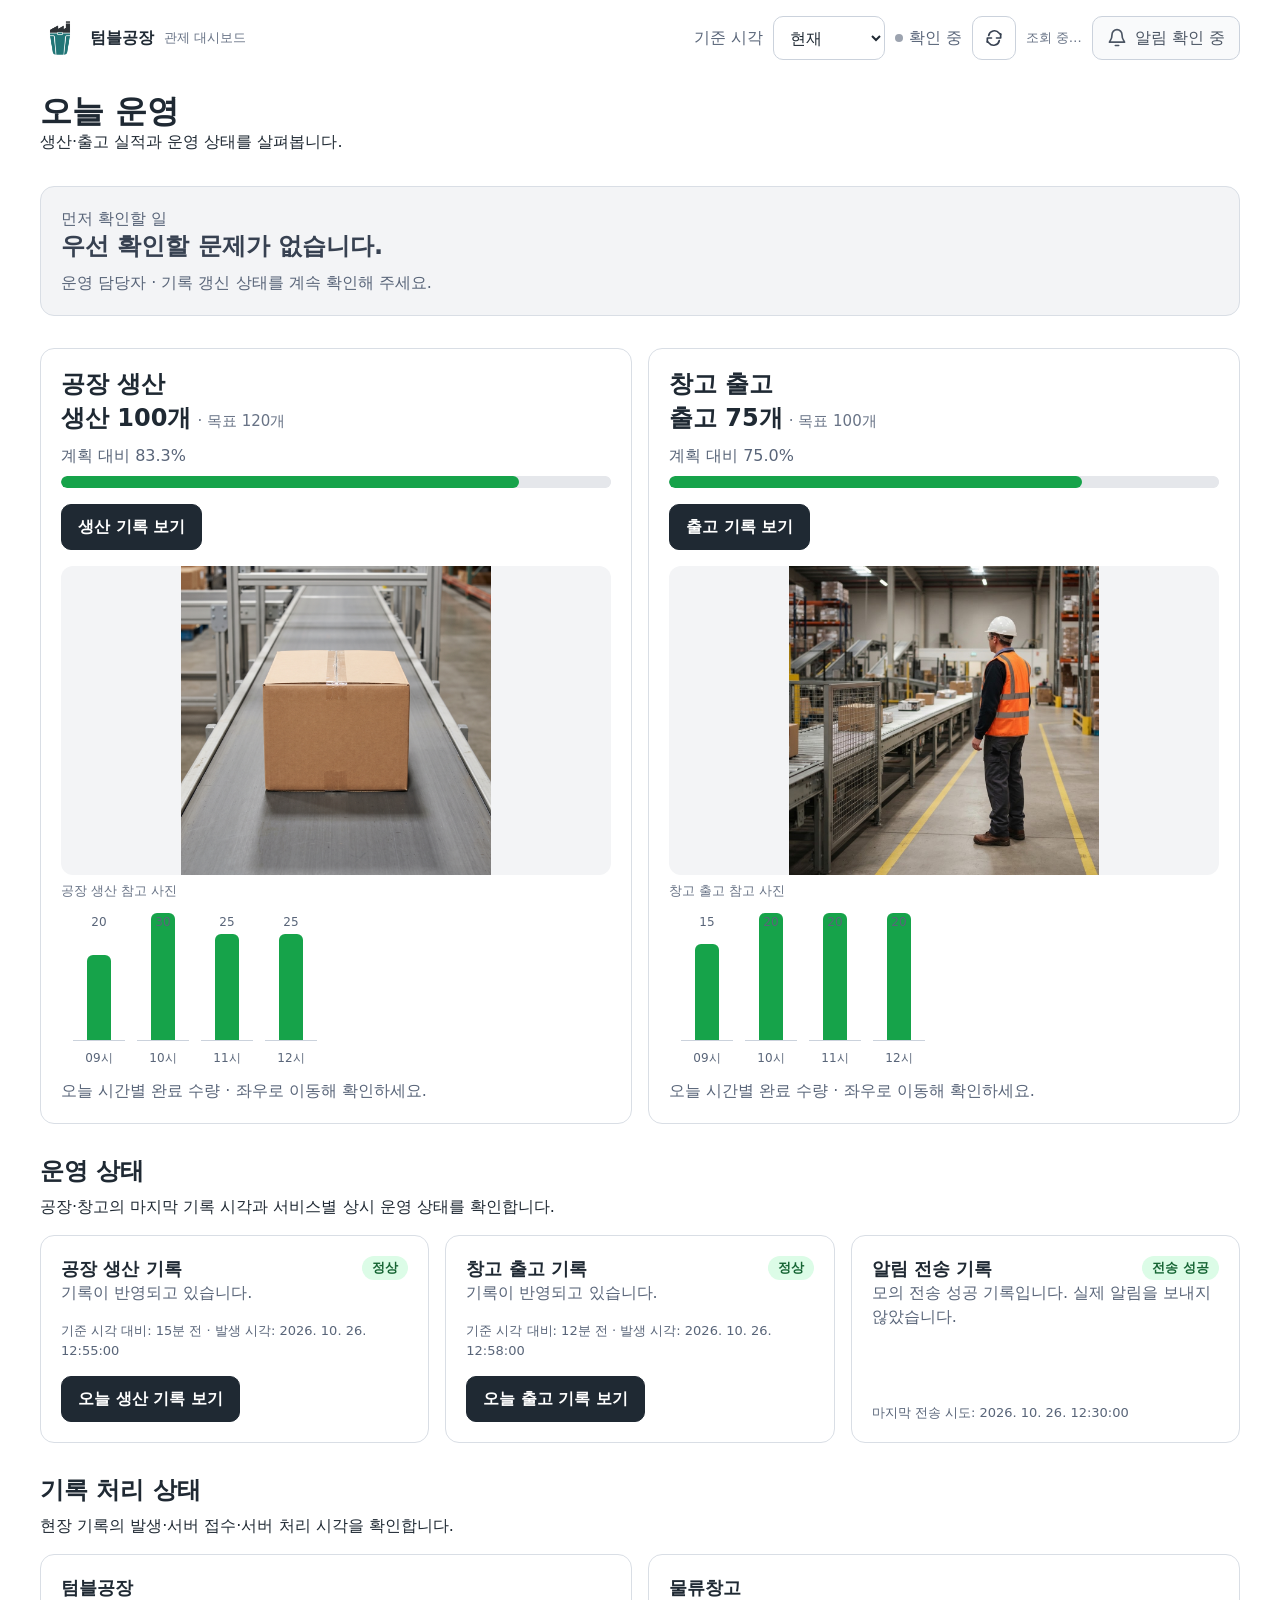
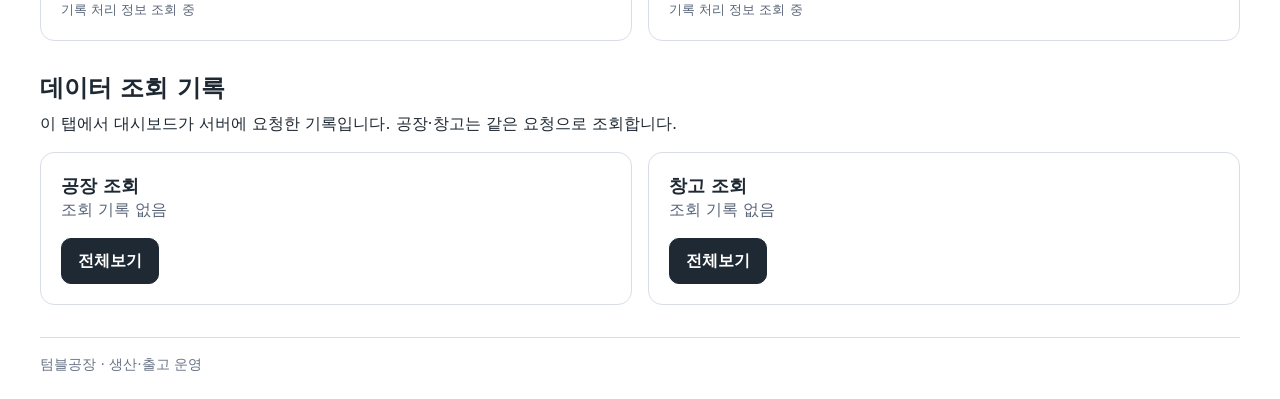
<file: public/index.html>
<!doctype html>
<html lang="ko">
  <head>
    <meta charset="utf-8">
    <meta name="viewport" content="width=device-width, initial-scale=1">
    <link rel="icon" href="data:,">
    <meta name="description" content="텀블러 생산과 출고 기록의 흐름을 확인하는 교육용 운영 대시보드입니다.">
    <title>텀블공장 · 오늘 운영</title>
    <link rel="stylesheet" href="./styles.css">
    <script src="./sample-data.js" defer></script>
    <script src="./app.js" defer></script>
  </head>
  <body>
    <a class="skip-link" href="#main">본문으로 이동</a>

    <header>
      <a class="brand" href="#/today" aria-label="텀블공장 관제 대시보드 오늘 운영">
        <img src="./assets/tumble-factory-logo.png" alt="">
        <span>텀블공장</span>
        <small>관제 대시보드</small>
      </a>
      <div class="header-actions">
        <label for="view-time">기준 시각</label>
        <select id="view-time" name="view-time">
          <option value="">현재</option>
        </select>
        <span id="freshness" class="neutral">확인 중</span>
        <button id="refresh-btn" type="button" title="데이터 새로고침" aria-label="데이터 새로고침">
          <svg aria-hidden="true" viewBox="0 0 24 24" fill="none" xmlns="http://www.w3.org/2000/svg">
            <path d="M20 7v5h-5M4 17v-5h5" stroke="currentColor" stroke-width="2" stroke-linecap="round" stroke-linejoin="round"/>
            <path d="M5.64 9A7 7 0 0 1 18 6l2 2M4 16l2 2a7 7 0 0 0 12.36-3" stroke="currentColor" stroke-width="2" stroke-linecap="round" stroke-linejoin="round"/>
          </svg>
        </button>
        <span id="countdown-text" class="meta">조회 중…</span>
        <button id="header-alerts-link" type="button" class="neutral" aria-label="알림 확인 중" aria-expanded="false" aria-controls="notification-dropdown">
          <svg aria-hidden="true" viewBox="0 0 24 24" fill="none" xmlns="http://www.w3.org/2000/svg">
            <path d="M18 8a6 6 0 0 0-12 0c0 7-3 7-3 9h18c0-2-3-2-3-9M10 21h4" stroke="currentColor" stroke-width="2" stroke-linecap="round" stroke-linejoin="round"/>
          </svg>
          <span id="header-alerts-text">알림 확인 중</span>
        </button>
        <div id="notification-dropdown" hidden></div>
      </div>
    </header>

    <main id="main" tabindex="-1">
      <section id="page-content" aria-labelledby="page-title">
        <h1 id="page-title">오늘 운영</h1>
        <p>생산·출고 실적과 운영 상태를 살펴봅니다.</p>
        <section class="hero neutral" aria-labelledby="hero-title">
          <p>먼저 확인할 일</p>
          <h2 id="hero-title">우선 확인할 문제가 없습니다.</h2>
          <p hidden></p>
          <p>운영 담당자 · 기록 갱신 상태를 계속 확인해 주세요.</p>
        </section>
        <div class="grid kpis">
          <article class="card" aria-labelledby="factory-title">
            <h2 id="factory-title">공장 생산</h2>
            <p id="factory-quantity"><span>생산 100개</span><span>· 목표 120개</span></p>
            <p id="factory-progress-text">계획 대비 83.3%</p>
            <progress id="factory-progress" max="100" value="83.3" aria-label="공장 생산 계획 대비 83.3%">83.3%</progress>
            <p id="factory-exceeded" hidden>목표 초과</p>
            <a class="card-link" href="#/records/factory">생산 기록 보기</a>
            <figure id="factory-photo">
              <img src="./assets/approved/factory.png" alt="생산 라인 참고 사진">
              <figcaption class="meta">공장 생산 참고 사진</figcaption>
            </figure>
            <section id="factory-graph" aria-label="텀블공장 시간별 수량 그래프. 좌우 방향키로 이동합니다.">
              <p class="loading-graph">시간별 기록 조회 중</p>
              <p hidden>시간별 기록이 없습니다.</p>
              <div class="graph-scroll" tabindex="0" aria-label="텀블공장 시간별 수량 그래프. 좌우 방향키로 이동합니다." hidden></div>
              <p hidden>오늘 시간별 완료 수량 · 좌우로 이동해 확인하세요.</p>
            </section>
          </article>

          <article class="card" aria-labelledby="warehouse-title">
            <h2 id="warehouse-title">창고 출고</h2>
            <p id="warehouse-quantity"><span>출고 75개</span><span>· 목표 100개</span></p>
            <p id="warehouse-progress-text">계획 대비 75.0%</p>
            <progress id="warehouse-progress" max="100" value="75" aria-label="창고 출고 계획 대비 75.0%">75%</progress>
            <p id="warehouse-exceeded" hidden>목표 초과</p>
            <a class="card-link" href="#/records/warehouse">출고 기록 보기</a>
            <figure>
              <img src="./assets/approved/warehouse.png" alt="물류창고 참고 사진">
              <figcaption class="meta">창고 출고 참고 사진</figcaption>
            </figure>
            <section id="warehouse-graph" aria-label="물류창고 시간별 수량 그래프. 좌우 방향키로 이동합니다.">
              <p class="loading-graph">시간별 기록 조회 중</p>
              <p hidden>시간별 기록이 없습니다.</p>
              <div class="graph-scroll" tabindex="0" aria-label="물류창고 시간별 수량 그래프. 좌우 방향키로 이동합니다." hidden></div>
              <p hidden>오늘 시간별 완료 수량 · 좌우로 이동해 확인하세요.</p>
            </section>
          </article>
        </div>
        <section aria-labelledby="operations-status-title">
          <h2 id="operations-status-title">운영 상태</h2>
          <p>공장·창고의 마지막 기록 시각과 서비스별 상시 운영 상태를 확인합니다.</p>
          <div class="grid status-grid">
            <article id="factory-status" class="card">
              <h3><span>공장 생산 기록</span><span class="badge good">정상</span></h3>
              <p>기록이 반영되고 있습니다.</p>
              <p class="meta">기준 시각 대비: 15분 전 · 발생 시각: 2026. 10. 26. 12:55:00</p>
              <a class="card-link" href="#/records/factory">오늘 생산 기록 보기</a>
            </article>
            <article id="warehouse-status" class="card">
              <h3><span>창고 출고 기록</span><span class="badge good">정상</span></h3>
              <p>기록이 반영되고 있습니다.</p>
              <p class="meta">기준 시각 대비: 12분 전 · 발생 시각: 2026. 10. 26. 12:58:00</p>
              <a class="card-link" href="#/records/warehouse">오늘 출고 기록 보기</a>
            </article>
            <article id="alerts-status" class="card">
              <h3><span>알림 전송 기록</span><span class="badge good">전송 성공</span></h3>
              <p>알림 전송이 완료됐습니다.</p>
              <p class="meta">마지막 전송 시도: 2026. 10. 26. 12:30:00</p>
            </article>
          </div>
        </section>
        <section aria-labelledby="record-processing-title">
          <h2 id="record-processing-title">기록 처리 상태</h2>
          <p>현장 기록의 발생·서버 접수·서버 처리 시각을 확인합니다.</p>
          <div class="grid">
            <article id="factory-flow" class="card">
              <h3>텀블공장</h3>
              <p class="meta">기록 처리 정보 조회 중</p>
            </article>
            <article id="warehouse-flow" class="card">
              <h3>물류창고</h3>
              <p class="meta">기록 처리 정보 조회 중</p>
            </article>
          </div>
        </section>
        <section aria-labelledby="query-history-title">
          <h2 id="query-history-title">데이터 조회 기록</h2>
          <p>이 탭에서 대시보드가 서버에 요청한 기록입니다. 공장·창고는 같은 요청으로 조회합니다.</p>
          <div class="grid">
            <article class="card">
              <h3>공장 조회</h3>
              <p id="factory-query">조회 기록 없음</p>
              <p id="factory-query-meta" hidden></p>
              <a class="card-link" href="#/queries/factory">전체보기</a>
            </article>
            <article class="card">
              <h3>창고 조회</h3>
              <p id="warehouse-query">조회 기록 없음</p>
              <p id="warehouse-query-meta" hidden></p>
              <a class="card-link" href="#/queries/warehouse">전체보기</a>
            </article>
          </div>
        </section>
        <div id="today-view"></div>
        <noscript>
          <p class="notice warning">화면을 보려면 브라우저에서 자바스크립트를 허용해 주세요.</p>
        </noscript>
      </section>
    </main>

    <footer>텀블공장 &middot; 생산·출고 운영</footer>
  </body>
</html>
</file>
<file: public/styles.css>
*,
*::before,
*::after {
  box-sizing: border-box;
}

html {
  color-scheme: light;
  font-family: system-ui, -apple-system, BlinkMacSystemFont, "Segoe UI", sans-serif;
  font-size: 16px;
  line-height: 1.5;
  background: #fff;
  color: #1f2933;
}

body {
  margin: 0;
  background: #fff;
  color: #1f2933;
}

h1,
h2,
h3,
p,
figure {
  margin: 0;
}

h1 {
  font-size: 2rem;
  line-height: 1.2;
}

h2 {
  font-size: 1.5rem;
  line-height: 1.3;
}

h3 {
  font-size: 1.125rem;
  line-height: 1.4;
}

a,
button,
input,
select,
textarea {
  font: inherit;
}

a {
  color: inherit;
}

:focus-visible {
  outline: 3px solid #15803d;
  outline-offset: 3px;
}

[hidden] {
  display: none !important;
}

::selection {
  background: #dcfce7;
  color: #14532d;
}

.card {
  min-width: 0;
  padding: 1.25rem;
  border: 1px solid #d9dee5;
  border-radius: 0.875rem;
  background: #fff;
}

.hero {
  padding: 1.25rem;
  border: 1px solid #d9dee5;
  border-radius: 0.875rem;
}

.hero.neutral {
  background: #f3f4f6;
  color: #374151;
}

.hero.warning {
  border-color: #facc15;
  background: #fef9c3;
  color: #713f12;
}

.notice {
  padding: 1rem;
  border: 1px solid #d9dee5;
  border-radius: 0.75rem;
  background: #fff;
}

.notice.warning {
  border-color: #facc15;
  background: #fef9c3;
  color: #713f12;
}

.badge {
  display: inline-flex;
  align-items: center;
  min-height: 1.5rem;
  padding: 0.125rem 0.625rem;
  border-radius: 999px;
  background: #e5e7eb;
  color: #374151;
  font-size: 0.8125rem;
  font-weight: 700;
  line-height: 1.25;
  white-space: nowrap;
}

.badge.good {
  background: #dcfce7;
  color: #166534;
}

.badge.warning {
  background: #fef3c7;
  color: #92400e;
}

.badge.danger {
  background: #fee2e2;
  color: #991b1b;
}

.badge.neutral {
  background: #e5e7eb;
  color: #4b5563;
}

.card p,
.hero p,
.notice {
  color: #596579;
}

.card p + p,
.hero p + p {
  margin-top: 0.5rem;
}

.card p[id$="-quantity"] {
  display: flex;
  align-items: baseline;
  gap: 0.375rem;
  color: #1f2933;
  font-size: 1.5rem;
  font-weight: 700;
  font-variant-numeric: tabular-nums;
}

.card p[id$="-quantity"] span + span {
  color: #687386;
  font-size: 0.9375rem;
  font-weight: 400;
}

.card p[id$="-progress-text"] {
  color: #596579;
  font-variant-numeric: tabular-nums;
}

.card progress {
  display: block;
  width: 100%;
  height: 0.75rem;
  margin-top: 0.5rem;
  accent-color: #16a34a;
}

.card-link {
  display: inline-flex;
  align-items: center;
  justify-content: center;
  min-height: 44px;
  margin-top: 1rem;
  padding: 0.625rem 1rem;
  border: 1px solid #1f2933;
  border-radius: 0.625rem;
  background: #1f2933;
  color: #fff;
  font-size: 1rem;
  font-weight: 600;
  text-decoration: none;
  transition: background-color 120ms ease, border-color 120ms ease;
}

.card-link:hover {
  border-color: #374151;
  background: #374151;
}

.card-link:active {
  transform: scale(0.98);
}

.meta {
  color: #687386;
  font-size: 0.8125rem;
}

header,
main,
footer {
  width: min(100% - 2rem, 1200px);
  margin-right: auto;
  margin-left: auto;
}

header {
  display: flex;
  align-items: center;
  justify-content: space-between;
  gap: 1.5rem;
  padding-top: 1rem;
  padding-bottom: 1rem;
}

.brand {
  display: inline-flex;
  flex: 0 0 auto;
  align-items: center;
  gap: 0.625rem;
  color: #1f2933;
  font-weight: 700;
  text-decoration: none;
  white-space: nowrap;
}

.brand img {
  display: block;
  width: 2.5rem;
  height: 2.5rem;
  object-fit: contain;
}

.brand small {
  align-self: center;
  color: #687386;
  font-size: 0.8125rem;
  font-weight: 400;
}

.header-actions {
  display: flex;
  flex: 0 1 auto;
  align-items: center;
  justify-content: flex-end;
  gap: 0.625rem;
  white-space: nowrap;
}

.header-actions label {
  color: #596579;
}

.header-actions select {
  min-width: 7rem;
  min-height: 44px;
  padding: 0.5rem 2rem 0.5rem 0.75rem;
  border: 1px solid #cbd2dc;
  border-radius: 0.625rem;
  background: #fff;
  color: #1f2933;
}

#freshness {
  display: inline-flex;
  align-items: center;
  gap: 0.375rem;
  color: #596579;
  white-space: nowrap;
}

#freshness::before {
  width: 0.5rem;
  height: 0.5rem;
  border-radius: 50%;
  background: #9ca3af;
  content: "";
}

#freshness.good::before {
  background: #16a34a;
}

#freshness.warning::before {
  background: #eab308;
}

#freshness.danger::before {
  background: #dc2626;
}

#refresh-btn,
#header-alerts-link {
  display: inline-flex;
  align-items: center;
  justify-content: center;
  min-height: 44px;
  border: 1px solid #cbd2dc;
  border-radius: 0.625rem;
  background: #fff;
  color: #374151;
  cursor: pointer;
}

#refresh-btn {
  width: 44px;
  padding: 0.625rem;
}

#refresh-btn svg,
#header-alerts-link svg {
  display: block;
  width: 1.25rem;
  height: 1.25rem;
  flex: 0 0 auto;
}

#refresh-btn:disabled {
  cursor: not-allowed;
  opacity: 0.45;
}

#header-alerts-link {
  gap: 0.5rem;
  padding: 0.5rem 0.875rem;
  color: #4b5563;
}

#header-alerts-link.good {
  border-color: #86efac;
  background: #f0fdf4;
  color: #166534;
}

#header-alerts-link.warning {
  border-color: #facc15;
  background: #fefce8;
  color: #854d0e;
}

#header-alerts-link.danger {
  border-color: #fca5a5;
  background: #fef2f2;
  color: #991b1b;
}

#header-alerts-link.neutral {
  border-color: #cbd2dc;
  background: #f9fafb;
  color: #4b5563;
}

#countdown-text {
  color: #687386;
  font-size: 0.8125rem;
  white-space: nowrap;
}

main {
  padding-top: 1rem;
  padding-bottom: 2rem;
}

footer {
  padding-top: 1rem;
  padding-bottom: 1.5rem;
  color: #687386;
}

@media (hover: hover) {
  #refresh-btn:hover:not(:disabled),
  #header-alerts-link:hover {
    background: #f3f4f6;
  }
}

#refresh-btn:active:not(:disabled),
#header-alerts-link:active {
  transform: scale(0.96);
}

.skip-link {
  position: fixed;
  z-index: 10;
  top: 0.75rem;
  left: 0.75rem;
  padding: 0.75rem 1rem;
  transform: translateY(-160%);
  border-radius: 0.5rem;
  background: #fff;
  color: #14532d;
  box-shadow: 0 2px 8px rgb(15 23 42 / 18%);
}

.skip-link:focus {
  transform: translateY(0);
}

footer {
  border-top: 1px solid #d9dee5;
  font-size: 0.875rem;
}

#page-content > section,
#page-content > .grid {
  margin-top: 2rem;
}

#page-content > section > h2 {
  margin-bottom: 0.5rem;
}

.grid {
  display: grid;
  grid-template-columns: repeat(2, minmax(0, 1fr));
  gap: 1rem;
}

#page-content > section > .grid {
  margin-top: 1rem;
}

.status-grid {
  grid-template-columns: repeat(3, minmax(0, 1fr));
}

.status-grid h3 {
  display: flex;
  align-items: center;
  justify-content: space-between;
  gap: 0.75rem;
}

.status-grid .card {
  display: flex;
  flex-direction: column;
}

.status-grid .card > .meta {
  margin-top: auto;
  padding-top: 1rem;
}

.status-grid .card > .card-link {
  align-self: flex-start;
}

.card-link {
  transition: background-color 120ms ease, border-color 120ms ease, transform 80ms ease;
}

.card-link:hover {
  background: #4b5563;
}

.card figure {
  margin-top: 1rem;
}

.card figure img {
  display: block;
  width: 100%;
  aspect-ratio: 16 / 9;
  border-radius: 0.75rem;
  background: #f3f4f6;
  object-fit: contain;
}

.card figcaption {
  margin-top: 0.375rem;
}

.card progress {
  overflow: hidden;
  border: 0;
  border-radius: 999px;
  background: #e5e7eb;
  color: #16a34a;
}

.card progress::-webkit-progress-bar {
  border-radius: 999px;
  background: #e5e7eb;
}

.card progress::-webkit-progress-value {
  border-radius: 999px;
  background: #16a34a;
}

.card progress::-moz-progress-bar {
  border-radius: 999px;
  background: #16a34a;
}

.graph-scroll {
  overflow-x: auto;
  overscroll-behavior-x: contain;
  scrollbar-width: thin;
}

.loading-graph {
  display: grid;
  min-height: 9rem;
  place-items: center;
  border-radius: 0.75rem;
  background: #f3f4f6;
  color: #687386;
  text-align: center;
}

.graph-bars {
  display: flex;
  align-items: stretch;
  width: max-content;
  min-width: 100%;
  min-height: 11rem;
  gap: 0.75rem;
  padding: 0.75rem;
}

.graph-bar-item {
  display: grid;
  flex: 0 0 3.25rem;
  grid-template-rows: minmax(0, 1fr) auto;
  gap: 0.5rem;
  min-width: 0;
  text-align: center;
}

.graph-bar-area {
  display: flex;
  position: relative;
  align-items: flex-end;
  justify-content: center;
  min-height: 8rem;
  border-bottom: 1px solid #cbd2dc;
}

.graph-bar-value {
  position: absolute;
  top: 0;
  color: #596579;
  font-size: 0.75rem;
  font-variant-numeric: tabular-nums;
}

.graph-bar {
  display: block;
  width: 1.5rem;
  min-height: 2px;
  border-radius: 0.375rem 0.375rem 0 0;
  background: #16a34a;
}

.graph-bar-hour {
  color: #596579;
  font-size: 0.75rem;
  font-variant-numeric: tabular-nums;
  white-space: nowrap;
}

.photo-placeholder {
  display: grid;
  width: 100%;
  aspect-ratio: 16 / 9;
  place-items: center;
  border: 1px dashed #9ca3af;
  border-radius: 0.75rem;
  background: #f9fafb;
  color: #687386;
}

@media (max-width: 700px) {
  header,
  main,
  footer {
    width: calc(100% - 1.5rem);
  }

  header {
    position: relative;
    display: grid;
    grid-template-columns: 1fr auto;
    gap: 0.625rem;
    align-items: start;
    padding-top: 0.75rem;
    padding-bottom: 0.75rem;
  }

  .brand {
    grid-column: 1;
    grid-row: 1;
    gap: 0.5rem;
    font-size: 0.9375rem;
  }

  .brand img {
    width: 2rem;
    height: 2rem;
  }

  .brand small {
    align-self: end;
    margin-left: -0.5rem;
    font-size: 0.75rem;
    line-height: 1.2;
  }

  .header-actions {
    display: grid;
    grid-column: 1 / -1;
    grid-template-columns: auto minmax(0, 1fr) auto auto;
    grid-template-rows: auto auto;
    gap: 0.5rem;
    justify-content: initial;
    white-space: normal;
  }

  .header-actions label {
    grid-column: 1;
    grid-row: 1;
    align-self: center;
  }

  .header-actions select {
    grid-column: 2;
    grid-row: 1;
    min-width: 0;
    width: 100%;
  }

  #freshness {
    grid-column: 3 / -1;
    grid-row: 1;
    align-self: center;
    white-space: nowrap;
  }

  #refresh-btn {
    grid-column: 3;
    grid-row: 2;
  }

  #countdown-text {
    grid-column: 4;
    grid-row: 2;
    align-self: center;
    white-space: nowrap;
  }

  #header-alerts-link {
    position: absolute;
    top: 0.625rem;
    right: 0;
    z-index: 1;
    width: 44px;
    min-width: 44px;
    min-height: 44px;
    padding: 0.625rem;
  }

  #header-alerts-text {
    display: none;
  }

  #page-content > section,
  #page-content > .grid {
    margin-top: 1.25rem;
  }

  #page-content > section > h2 {
    margin-bottom: 0.375rem;
  }

  .grid,
  .status-grid {
    grid-template-columns: minmax(0, 1fr);
    gap: 0.75rem;
  }

  #page-content > section > .grid {
    margin-top: 0.75rem;
  }

  .card,
  .hero {
    padding: 1rem;
  }

  .card p[id$="-quantity"] {
    flex-wrap: wrap;
  }
}
</file>
